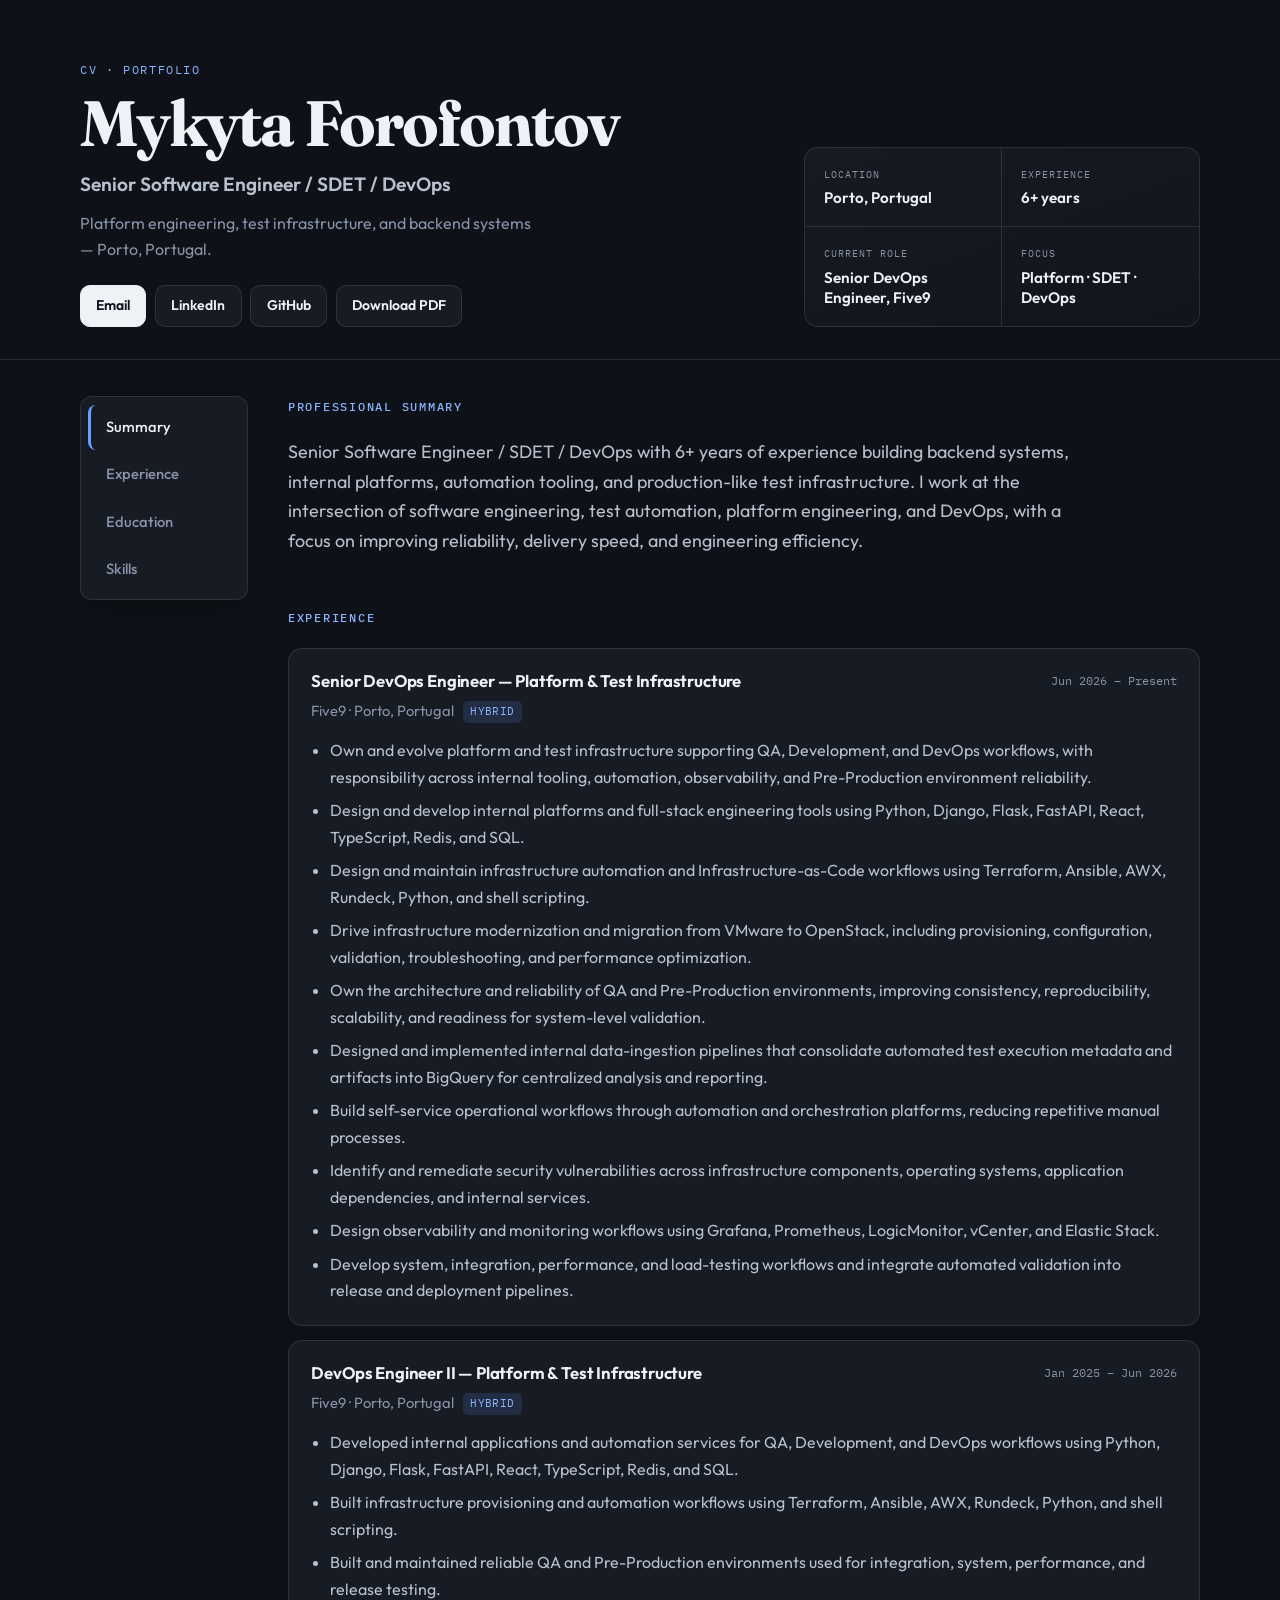
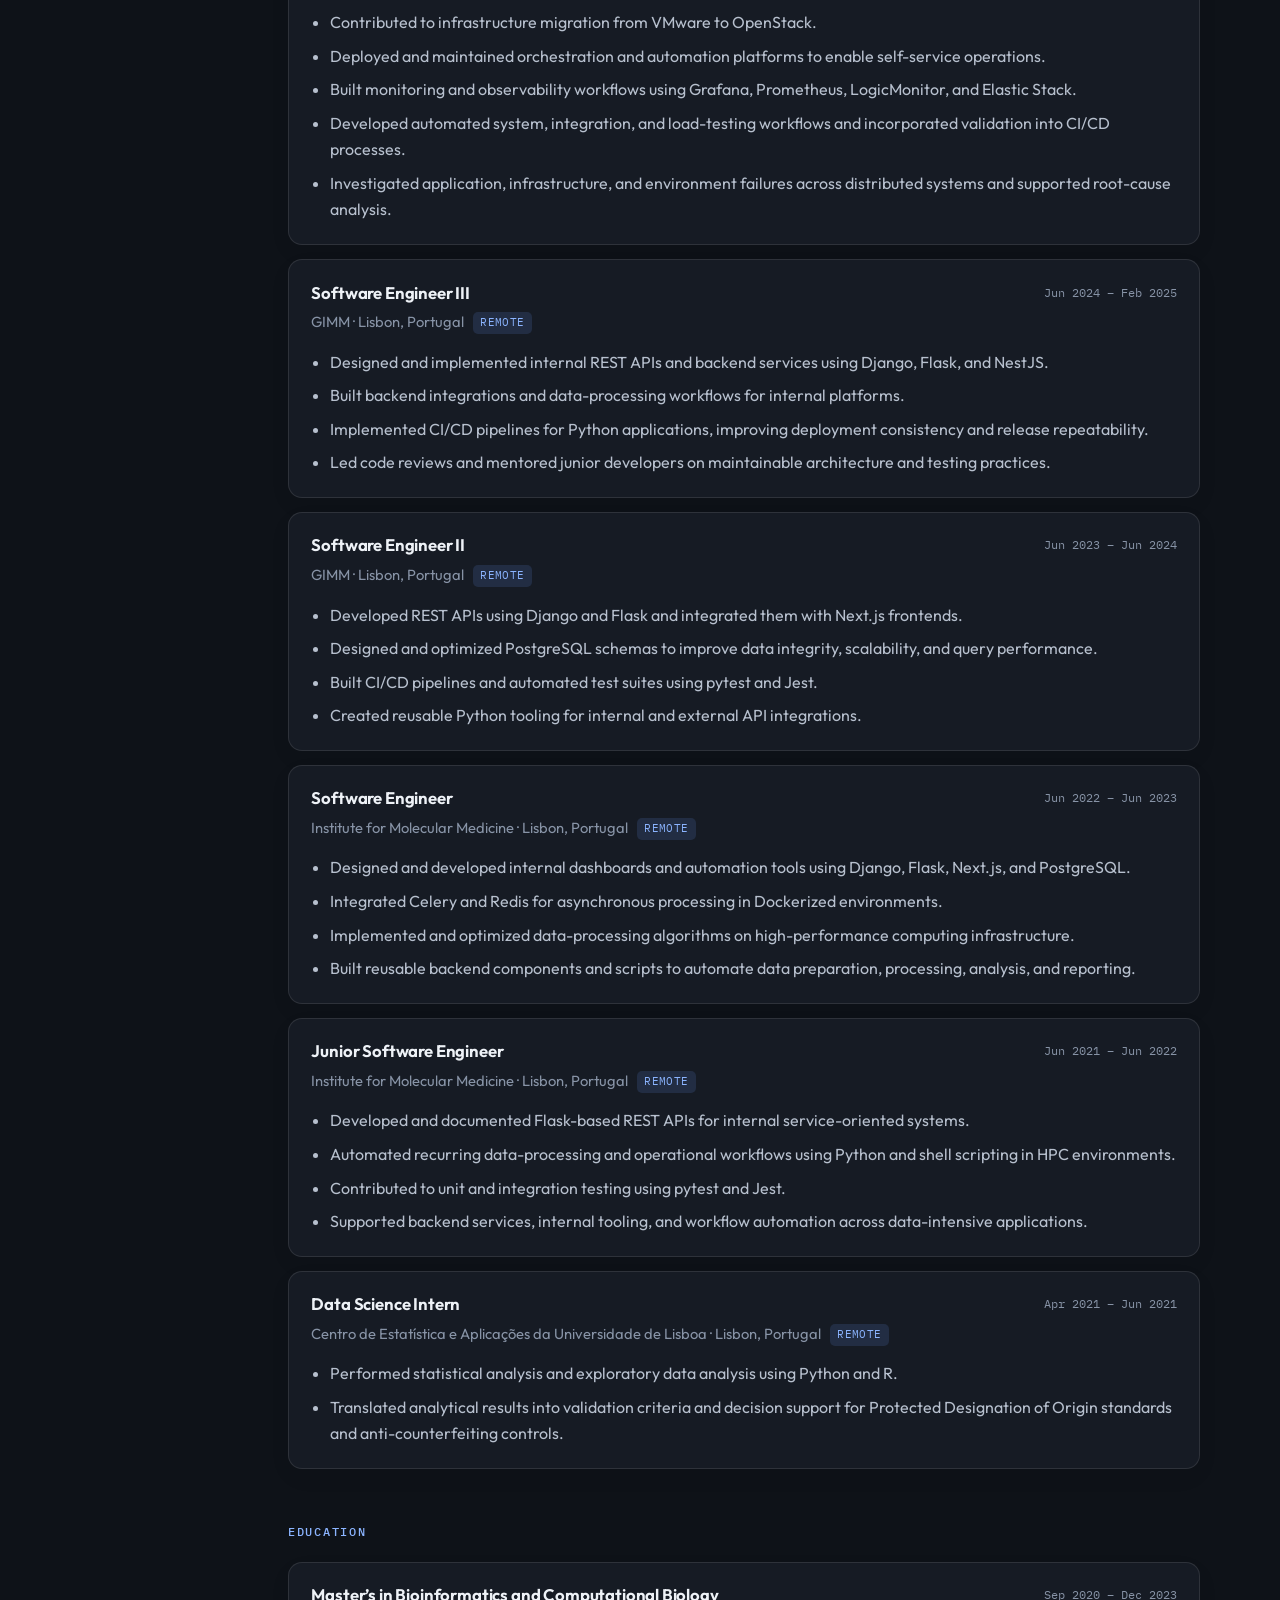
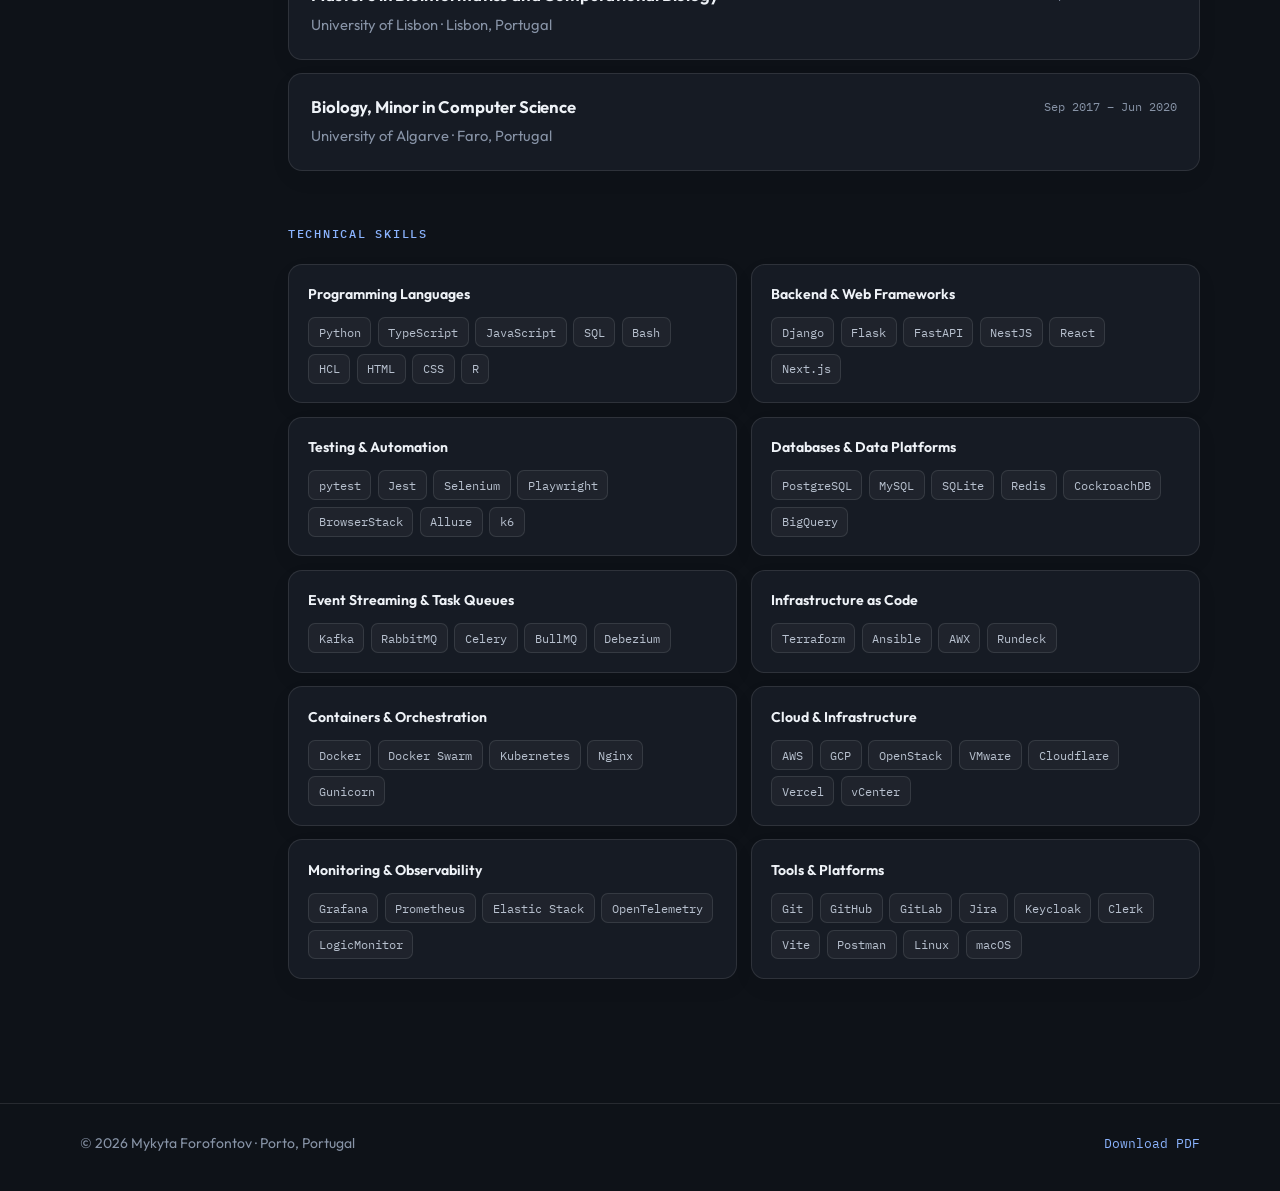
<file: index.html>
<!DOCTYPE html>
<html lang="en">
<head>
  <meta charset="UTF-8">
  <meta name="viewport" content="width=device-width, initial-scale=1.0">
  <meta name="color-scheme" content="dark">
  <meta name="theme-color" content="#0e1218">
  <meta name="description" content="Mykyta Forofontov — Senior Software Engineer, SDET, and DevOps engineer in Porto, Portugal. Platform engineering, test infrastructure, backend systems, Terraform, Ansible, Python, and CI/CD.">
  <meta name="author" content="Mykyta Forofontov">
  <meta name="robots" content="index, follow, max-image-preview:large, max-snippet:-1, max-video-preview:-1">
  <meta name="googlebot" content="index, follow">
  <meta name="keywords" content="Mykyta Forofontov, Senior Software Engineer, SDET, DevOps, Platform Engineering, Test Infrastructure, Five9, Porto, Python, Terraform, Ansible, Django, FastAPI">
  <link rel="canonical" href="https://mforofontov.github.io/">
  <link rel="alternate" type="application/json" href="https://mforofontov.github.io/cv.json" title="Machine-readable CV">
  <link rel="alternate" type="text/markdown" href="https://mforofontov.github.io/cv.md" title="Markdown CV">
  <link rel="alternate" type="application/pdf" href="https://mforofontov.github.io/CV_Mykyta_Forofontov.pdf" title="PDF CV">
  <link rel="icon" href="/favicon.svg" type="image/svg+xml">
  <link rel="manifest" href="/site.webmanifest">
  <link rel="me" href="https://github.com/MForofontov">
  <link rel="me" href="https://www.linkedin.com/in/mykyta-forofontov-7128a31bb">
  <link rel="me" href="mailto:mykyta.forofontov@hotmail.com">

  <meta property="og:type" content="profile">
  <meta property="og:site_name" content="Mykyta Forofontov">
  <meta property="og:locale" content="en_US">
  <meta property="og:title" content="Mykyta Forofontov — Senior Software Engineer / SDET / DevOps">
  <meta property="og:description" content="Platform &amp; test infrastructure engineer with 6+ years building backend systems, automation tooling, and production-like QA environments in Porto, Portugal.">
  <meta property="og:url" content="https://mforofontov.github.io/">
  <meta property="og:image" content="https://mforofontov.github.io/og.svg">
  <meta property="og:image:type" content="image/svg+xml">
  <meta property="og:image:width" content="1200">
  <meta property="og:image:height" content="630">
  <meta property="og:image:alt" content="Mykyta Forofontov — Senior Software Engineer / SDET / DevOps">
  <meta property="profile:first_name" content="Mykyta">
  <meta property="profile:last_name" content="Forofontov">
  <meta property="profile:username" content="MForofontov">

  <meta name="twitter:card" content="summary_large_image">
  <meta name="twitter:title" content="Mykyta Forofontov — Senior Software Engineer / SDET / DevOps">
  <meta name="twitter:description" content="Platform &amp; test infrastructure engineer with 6+ years building backend systems, automation tooling, and production-like QA environments.">
  <meta name="twitter:image" content="https://mforofontov.github.io/og.svg">
  <meta name="twitter:image:alt" content="Mykyta Forofontov CV">

  <title>Mykyta Forofontov — Senior Software Engineer / SDET / DevOps | Porto</title>
  <link rel="preconnect" href="https://fonts.googleapis.com">
  <link rel="preconnect" href="https://fonts.gstatic.com" crossorigin>
  <link href="https://fonts.googleapis.com/css2?family=Fraunces:opsz,wght@9..144,600;9..144,700&family=Outfit:wght@400;500;600;700&family=IBM+Plex+Mono:wght@400;500&display=swap" rel="stylesheet">
  <link rel="stylesheet" href="styles.css?v=11">

  <script type="application/ld+json">
  {
    "@context": "https://schema.org",
    "@graph": [
      {
        "@type": "WebSite",
        "@id": "https://mforofontov.github.io/#website",
        "url": "https://mforofontov.github.io/",
        "name": "Mykyta Forofontov",
        "description": "Personal CV and professional profile of Mykyta Forofontov.",
        "inLanguage": "en",
        "publisher": { "@id": "https://mforofontov.github.io/#person" }
      },
      {
        "@type": "ProfilePage",
        "@id": "https://mforofontov.github.io/#profilepage",
        "url": "https://mforofontov.github.io/",
        "name": "Mykyta Forofontov — CV",
        "isPartOf": { "@id": "https://mforofontov.github.io/#website" },
        "about": { "@id": "https://mforofontov.github.io/#person" },
        "mainEntity": { "@id": "https://mforofontov.github.io/#person" },
        "inLanguage": "en",
        "dateModified": "2026-08-27"
      },
      {
        "@type": "Person",
        "@id": "https://mforofontov.github.io/#person",
        "name": "Mykyta Forofontov",
        "givenName": "Mykyta",
        "familyName": "Forofontov",
        "url": "https://mforofontov.github.io/",
        "image": "https://mforofontov.github.io/og.svg",
        "email": "mailto:mykyta.forofontov@hotmail.com",
        "jobTitle": "Senior DevOps Engineer — Platform & Test Infrastructure",
        "description": "Senior Software Engineer / SDET / DevOps with 6+ years of experience building backend systems, internal platforms, automation tooling, and production-like test infrastructure.",
        "worksFor": {
          "@type": "Organization",
          "name": "Five9",
          "sameAs": "https://www.five9.com/"
        },
        "homeLocation": {
          "@type": "Place",
          "address": {
            "@type": "PostalAddress",
            "addressLocality": "Porto",
            "addressCountry": "PT"
          }
        },
        "sameAs": [
          "https://www.linkedin.com/in/mykyta-forofontov-7128a31bb",
          "https://github.com/MForofontov"
        ],
        "knowsAbout": [
          "Python", "DevOps", "Platform Engineering", "SDET", "Test Automation",
          "Terraform", "Ansible", "AWX", "Django", "Flask", "FastAPI", "React",
          "TypeScript", "Kubernetes", "Docker", "OpenStack", "Grafana", "Prometheus",
          "CI/CD", "BigQuery", "Observability", "Infrastructure as Code"
        ],
        "alumniOf": [
          {
            "@type": "CollegeOrUniversity",
            "name": "University of Lisbon",
            "description": "Master's in Bioinformatics and Computational Biology"
          },
          {
            "@type": "CollegeOrUniversity",
            "name": "University of Algarve",
            "description": "Biology, Minor in Computer Science"
          }
        ],
        "knowsLanguage": ["en", "pt", "uk", "ru"]
      }
    ]
  }
  </script>
</head>
<body>
  <a class="skip-link" href="#main">Skip to content</a>

  <header class="site-header">
    <div class="header-glow" aria-hidden="true"></div>
    <div class="container header-inner">
      <div class="brand">
        <p class="eyebrow">CV · Portfolio</p>
        <h1>Mykyta Forofontov</h1>
        <p class="tagline">Senior Software Engineer / SDET / DevOps</p>
        <p class="lede">Platform engineering, test infrastructure, and backend systems — Porto, Portugal.</p>
        <div class="header-actions">
          <a class="btn btn-primary" href="mailto:mykyta.forofontov@hotmail.com">Email</a>
          <a class="btn" href="https://www.linkedin.com/in/mykyta-forofontov-7128a31bb" target="_blank" rel="noopener noreferrer">LinkedIn</a>
          <a class="btn" href="https://github.com/MForofontov" target="_blank" rel="noopener noreferrer">GitHub</a>
          <a class="btn" href="CV_Mykyta_Forofontov.pdf" download>Download PDF</a>
        </div>
      </div>
      <dl class="hero-facts" aria-label="Quick facts">
        <div class="fact">
          <dt>Location</dt>
          <dd>Porto, Portugal</dd>
        </div>
        <div class="fact">
          <dt>Experience</dt>
          <dd>6+ years</dd>
        </div>
        <div class="fact">
          <dt>Current role</dt>
          <dd>Senior DevOps Engineer, Five9</dd>
        </div>
        <div class="fact">
          <dt>Focus</dt>
          <dd>Platform · SDET · DevOps</dd>
        </div>
      </dl>
    </div>
  </header>

  <div class="layout container">
    <aside class="sidebar" aria-label="Page sections">
      <nav class="side-nav" aria-label="On this page">
        <a href="#summary">Summary</a>
        <a href="#experience">Experience</a>
        <a href="#education">Education</a>
        <a href="#skills">Skills</a>
      </nav>
    </aside>

    <main id="main" class="content">
      <section id="summary" class="section" aria-labelledby="summary-heading">
        <h2 id="summary-heading">Professional Summary</h2>
        <p class="lead">
          Senior Software Engineer / SDET / DevOps with 6+ years of experience building backend systems,
          internal platforms, automation tooling, and production-like test infrastructure. I work at
          the intersection of software engineering, test automation, platform engineering, and DevOps,
          with a focus on improving reliability, delivery speed, and engineering efficiency.
        </p>
      </section>

      <section id="experience" class="section" aria-labelledby="experience-heading">
        <h2 id="experience-heading">Experience</h2>

        <article class="role">
          <header class="role-header">
            <div>
              <h3>Senior DevOps Engineer — Platform &amp; Test Infrastructure</h3>
              <p class="company">Five9 · Porto, Portugal <span class="work-mode">Hybrid</span></p>
            </div>
            <time datetime="2026-06">Jun 2026 – Present</time>
          </header>
          <ul>
            <li>Own and evolve platform and test infrastructure supporting QA, Development, and DevOps workflows, with responsibility across internal tooling, automation, observability, and Pre-Production environment reliability.</li>
            <li>Design and develop internal platforms and full-stack engineering tools using Python, Django, Flask, FastAPI, React, TypeScript, Redis, and SQL.</li>
            <li>Design and maintain infrastructure automation and Infrastructure-as-Code workflows using Terraform, Ansible, AWX, Rundeck, Python, and shell scripting.</li>
            <li>Drive infrastructure modernization and migration from VMware to OpenStack, including provisioning, configuration, validation, troubleshooting, and performance optimization.</li>
            <li>Own the architecture and reliability of QA and Pre-Production environments, improving consistency, reproducibility, scalability, and readiness for system-level validation.</li>
            <li>Designed and implemented internal data-ingestion pipelines that consolidate automated test execution metadata and artifacts into BigQuery for centralized analysis and reporting.</li>
            <li>Build self-service operational workflows through automation and orchestration platforms, reducing repetitive manual processes.</li>
            <li>Identify and remediate security vulnerabilities across infrastructure components, operating systems, application dependencies, and internal services.</li>
            <li>Design observability and monitoring workflows using Grafana, Prometheus, LogicMonitor, vCenter, and Elastic Stack.</li>
            <li>Develop system, integration, performance, and load-testing workflows and integrate automated validation into release and deployment pipelines.</li>
          </ul>
        </article>

        <article class="role">
          <header class="role-header">
            <div>
              <h3>DevOps Engineer II — Platform &amp; Test Infrastructure</h3>
              <p class="company">Five9 · Porto, Portugal <span class="work-mode">Hybrid</span></p>
            </div>
            <time datetime="2025-01">Jan 2025 – Jun 2026</time>
          </header>
          <ul>
            <li>Developed internal applications and automation services for QA, Development, and DevOps workflows using Python, Django, Flask, FastAPI, React, TypeScript, Redis, and SQL.</li>
            <li>Built infrastructure provisioning and automation workflows using Terraform, Ansible, AWX, Rundeck, Python, and shell scripting.</li>
            <li>Built and maintained reliable QA and Pre-Production environments used for integration, system, performance, and release testing.</li>
            <li>Contributed to infrastructure migration from VMware to OpenStack.</li>
            <li>Deployed and maintained orchestration and automation platforms to enable self-service operations.</li>
            <li>Built monitoring and observability workflows using Grafana, Prometheus, LogicMonitor, and Elastic Stack.</li>
            <li>Developed automated system, integration, and load-testing workflows and incorporated validation into CI/CD processes.</li>
            <li>Investigated application, infrastructure, and environment failures across distributed systems and supported root-cause analysis.</li>
          </ul>
        </article>

        <article class="role">
          <header class="role-header">
            <div>
              <h3>Software Engineer III</h3>
              <p class="company">GIMM · Lisbon, Portugal <span class="work-mode">Remote</span></p>
            </div>
            <time datetime="2024-06">Jun 2024 – Feb 2025</time>
          </header>
          <ul>
            <li>Designed and implemented internal REST APIs and backend services using Django, Flask, and NestJS.</li>
            <li>Built backend integrations and data-processing workflows for internal platforms.</li>
            <li>Implemented CI/CD pipelines for Python applications, improving deployment consistency and release repeatability.</li>
            <li>Led code reviews and mentored junior developers on maintainable architecture and testing practices.</li>
          </ul>
        </article>

        <article class="role">
          <header class="role-header">
            <div>
              <h3>Software Engineer II</h3>
              <p class="company">GIMM · Lisbon, Portugal <span class="work-mode">Remote</span></p>
            </div>
            <time datetime="2023-06">Jun 2023 – Jun 2024</time>
          </header>
          <ul>
            <li>Developed REST APIs using Django and Flask and integrated them with Next.js frontends.</li>
            <li>Designed and optimized PostgreSQL schemas to improve data integrity, scalability, and query performance.</li>
            <li>Built CI/CD pipelines and automated test suites using pytest and Jest.</li>
            <li>Created reusable Python tooling for internal and external API integrations.</li>
          </ul>
        </article>

        <article class="role">
          <header class="role-header">
            <div>
              <h3>Software Engineer</h3>
              <p class="company">Institute for Molecular Medicine · Lisbon, Portugal <span class="work-mode">Remote</span></p>
            </div>
            <time datetime="2022-06">Jun 2022 – Jun 2023</time>
          </header>
          <ul>
            <li>Designed and developed internal dashboards and automation tools using Django, Flask, Next.js, and PostgreSQL.</li>
            <li>Integrated Celery and Redis for asynchronous processing in Dockerized environments.</li>
            <li>Implemented and optimized data-processing algorithms on high-performance computing infrastructure.</li>
            <li>Built reusable backend components and scripts to automate data preparation, processing, analysis, and reporting.</li>
          </ul>
        </article>

        <article class="role">
          <header class="role-header">
            <div>
              <h3>Junior Software Engineer</h3>
              <p class="company">Institute for Molecular Medicine · Lisbon, Portugal <span class="work-mode">Remote</span></p>
            </div>
            <time datetime="2021-06">Jun 2021 – Jun 2022</time>
          </header>
          <ul>
            <li>Developed and documented Flask-based REST APIs for internal service-oriented systems.</li>
            <li>Automated recurring data-processing and operational workflows using Python and shell scripting in HPC environments.</li>
            <li>Contributed to unit and integration testing using pytest and Jest.</li>
            <li>Supported backend services, internal tooling, and workflow automation across data-intensive applications.</li>
          </ul>
        </article>

        <article class="role">
          <header class="role-header">
            <div>
              <h3>Data Science Intern</h3>
              <p class="company">Centro de Estatística e Aplicações da Universidade de Lisboa · Lisbon, Portugal <span class="work-mode">Remote</span></p>
            </div>
            <time datetime="2021-04">Apr 2021 – Jun 2021</time>
          </header>
          <ul>
            <li>Performed statistical analysis and exploratory data analysis using Python and R.</li>
            <li>Translated analytical results into validation criteria and decision support for Protected Designation of Origin standards and anti-counterfeiting controls.</li>
          </ul>
        </article>
      </section>

      <section id="education" class="section" aria-labelledby="education-heading">
        <h2 id="education-heading">Education</h2>

        <article class="edu-item">
          <header class="role-header">
            <div>
              <h3>Master’s in Bioinformatics and Computational Biology</h3>
              <p class="company">University of Lisbon · Lisbon, Portugal</p>
            </div>
            <time datetime="2020-09">Sep 2020 – Dec 2023</time>
          </header>
        </article>

        <article class="edu-item">
          <header class="role-header">
            <div>
              <h3>Biology, Minor in Computer Science</h3>
              <p class="company">University of Algarve · Faro, Portugal</p>
            </div>
            <time datetime="2017-09">Sep 2017 – Jun 2020</time>
          </header>
        </article>
      </section>

      <section id="skills" class="section" aria-labelledby="skills-heading">
        <h2 id="skills-heading">Technical Skills</h2>

        <div class="skills-grid">
          <div class="skill-group">
            <h3>Programming Languages</h3>
            <ul class="tags">
              <li>Python</li><li>TypeScript</li><li>JavaScript</li><li>SQL</li><li>Bash</li><li>HCL</li><li>HTML</li><li>CSS</li><li>R</li>
            </ul>
          </div>
          <div class="skill-group">
            <h3>Backend &amp; Web Frameworks</h3>
            <ul class="tags">
              <li>Django</li><li>Flask</li><li>FastAPI</li><li>NestJS</li><li>React</li><li>Next.js</li>
            </ul>
          </div>
          <div class="skill-group">
            <h3>Testing &amp; Automation</h3>
            <ul class="tags">
              <li>pytest</li><li>Jest</li><li>Selenium</li><li>Playwright</li><li>BrowserStack</li><li>Allure</li><li>k6</li>
            </ul>
          </div>
          <div class="skill-group">
            <h3>Databases &amp; Data Platforms</h3>
            <ul class="tags">
              <li>PostgreSQL</li><li>MySQL</li><li>SQLite</li><li>Redis</li><li>CockroachDB</li><li>BigQuery</li>
            </ul>
          </div>
          <div class="skill-group">
            <h3>Event Streaming &amp; Task Queues</h3>
            <ul class="tags">
              <li>Kafka</li><li>RabbitMQ</li><li>Celery</li><li>BullMQ</li><li>Debezium</li>
            </ul>
          </div>
          <div class="skill-group">
            <h3>Infrastructure as Code</h3>
            <ul class="tags">
              <li>Terraform</li><li>Ansible</li><li>AWX</li><li>Rundeck</li>
            </ul>
          </div>
          <div class="skill-group">
            <h3>Containers &amp; Orchestration</h3>
            <ul class="tags">
              <li>Docker</li><li>Docker Swarm</li><li>Kubernetes</li><li>Nginx</li><li>Gunicorn</li>
            </ul>
          </div>
          <div class="skill-group">
            <h3>Cloud &amp; Infrastructure</h3>
            <ul class="tags">
              <li>AWS</li><li>GCP</li><li>OpenStack</li><li>VMware</li><li>Cloudflare</li><li>Vercel</li><li>vCenter</li>
            </ul>
          </div>
          <div class="skill-group">
            <h3>Monitoring &amp; Observability</h3>
            <ul class="tags">
              <li>Grafana</li><li>Prometheus</li><li>Elastic Stack</li><li>OpenTelemetry</li><li>LogicMonitor</li>
            </ul>
          </div>
          <div class="skill-group">
            <h3>Tools &amp; Platforms</h3>
            <ul class="tags">
              <li>Git</li><li>GitHub</li><li>GitLab</li><li>Jira</li><li>Keycloak</li><li>Clerk</li><li>Vite</li><li>Postman</li><li>Linux</li><li>macOS</li>
            </ul>
          </div>
        </div>
      </section>

    </main>
  </div>

  <footer class="site-footer">
    <div class="container footer-inner">
      <p>&copy; <span id="year"></span> Mykyta Forofontov · Porto, Portugal</p>
      <p class="footer-note">
        <a href="CV_Mykyta_Forofontov.pdf">Download PDF</a>
      </p>
    </div>
  </footer>

  <script src="script.js?v=11" defer></script>
</body>
</html>
</file>
<file: styles.css>
:root {
  --bg: #0e1218;
  --bg-deep: #090c11;
  --surface: rgba(255, 255, 255, 0.04);
  --surface-solid: #161b24;
  --ink: #eef2f7;
  --ink-soft: #b7c0ce;
  --muted: #8793a6;
  --line: rgba(255, 255, 255, 0.1);
  --accent: #6b9fff;
  --accent-strong: #8bb4ff;
  --accent-soft: rgba(107, 159, 255, 0.14);
  --shadow: 0 18px 50px rgba(0, 0, 0, 0.35);
  --radius: 14px;
  --font-display: "Fraunces", Georgia, serif;
  --font-sans: "Outfit", system-ui, sans-serif;
  --font-mono: "IBM Plex Mono", ui-monospace, monospace;
  --max-width: 1120px;
  --sidebar-width: 180px;
  --ease: cubic-bezier(0.22, 1, 0.36, 1);
}

*,
*::before,
*::after {
  box-sizing: border-box;
}

html {
  scroll-behavior: smooth;
}

@media (prefers-reduced-motion: reduce) {
  html {
    scroll-behavior: auto;
  }

  *,
  *::before,
  *::after {
    animation-duration: 0.01ms !important;
    animation-iteration-count: 1 !important;
    transition-duration: 0.01ms !important;
  }
}

body {
  margin: 0;
  min-height: 100vh;
  font-family: var(--font-sans);
  font-size: 16px;
  line-height: 1.65;
  color: var(--ink);
  background: var(--bg);
  -webkit-font-smoothing: antialiased;
}

a {
  color: var(--accent-strong);
  text-decoration-thickness: 1px;
  text-underline-offset: 0.18em;
  transition: color 0.18s var(--ease);
}

a:hover {
  color: #fff;
}

a:focus-visible,
.btn:focus-visible,
.side-nav a:focus-visible {
  outline: 2px solid var(--accent);
  outline-offset: 3px;
}

.container {
  width: min(100% - 2rem, var(--max-width));
  margin-inline: auto;
}

.skip-link {
  position: absolute;
  left: -9999px;
  top: 1rem;
  z-index: 100;
  padding: 0.55rem 0.9rem;
  background: var(--accent);
  color: #0e1218;
  border-radius: 8px;
  font-weight: 600;
}

.skip-link:focus {
  left: 1rem;
}

/* Header */
.site-header {
  position: relative;
  overflow: hidden;
  padding: 3.75rem 0 2rem;
  border-bottom: 1px solid var(--line);
}

.header-glow {
  display: none;
}

@keyframes drift {
  from { transform: translate3d(0, 0, 0); }
  to { transform: translate3d(-40px, -18px, 0); }
}

.header-inner {
  position: relative;
  display: grid;
  grid-template-columns: 1.4fr 0.8fr;
  gap: 2rem;
  align-items: end;
}

.eyebrow {
  margin: 0 0 0.7rem;
  font-family: var(--font-mono);
  font-size: 0.72rem;
  letter-spacing: 0.14em;
  text-transform: uppercase;
  color: var(--accent-strong);
}

.site-header h1 {
  margin: 0;
  font-family: var(--font-display);
  font-size: clamp(2.5rem, 6vw, 4rem);
  font-weight: 700;
  letter-spacing: -0.03em;
  line-height: 1.02;
  color: var(--ink);
  animation: rise 0.7s var(--ease) both;
}

.tagline {
  margin: 0.85rem 0 0;
  font-size: 1.2rem;
  font-weight: 600;
  color: var(--ink-soft);
  animation: rise 0.7s var(--ease) 0.08s both;
}

.lede {
  margin: 0.55rem 0 0;
  max-width: 42ch;
  color: var(--muted);
  animation: rise 0.7s var(--ease) 0.14s both;
}

@keyframes rise {
  from {
    opacity: 0;
    transform: translateY(12px);
  }
  to {
    opacity: 1;
    transform: translateY(0);
  }
}

.header-actions {
  display: flex;
  flex-wrap: wrap;
  gap: 0.55rem;
  margin-top: 1.4rem;
  animation: rise 0.7s var(--ease) 0.2s both;
}

.btn {
  display: inline-flex;
  align-items: center;
  justify-content: center;
  padding: 0.55rem 0.95rem;
  border: 1px solid var(--line);
  border-radius: 10px;
  background: var(--surface-solid);
  color: var(--ink);
  font-size: 0.875rem;
  font-weight: 600;
  text-decoration: none;
  transition: border-color 0.18s var(--ease), transform 0.18s var(--ease), background 0.18s var(--ease);
}

.btn:hover {
  border-color: rgba(107, 159, 255, 0.5);
  color: var(--accent-strong);
  transform: translateY(-1px);
}

.btn-primary {
  background: #eef2f7;
  border-color: #eef2f7;
  color: #0e1218;
}

.btn-primary:hover {
  background: var(--accent-strong);
  border-color: var(--accent-strong);
  color: #0e1218;
}

.hero-facts {
  margin: 0;
  padding: 0;
  display: grid;
  grid-template-columns: 1fr 1fr;
  gap: 0;
  background: linear-gradient(160deg, rgba(255, 255, 255, 0.04), rgba(255, 255, 255, 0.02));
  border: 1px solid var(--line);
  border-radius: var(--radius);
  overflow: hidden;
  animation: rise 0.7s var(--ease) 0.18s both;
}

.hero-facts .fact {
  display: grid;
  gap: 0.35rem;
  padding: 1.1rem 1.15rem;
  border-right: 1px solid var(--line);
  border-bottom: 1px solid var(--line);
}

.hero-facts .fact:nth-child(2n) {
  border-right: none;
}

.hero-facts .fact:nth-child(n + 3) {
  border-bottom: none;
}

.hero-facts dt {
  margin: 0;
  font-family: var(--font-mono);
  font-size: 0.65rem;
  letter-spacing: 0.1em;
  text-transform: uppercase;
  color: var(--muted);
}

.hero-facts dd {
  margin: 0;
  font-size: 0.95rem;
  font-weight: 600;
  color: var(--ink);
  line-height: 1.35;
}

/* Layout + vertical section nav */
.layout {
  display: grid;
  grid-template-columns: 168px minmax(0, 1fr);
  gap: 2.5rem;
  padding: 2.25rem 0 4.5rem;
  align-items: start;
}

.sidebar {
  position: sticky;
  top: 1.25rem;
}

.side-nav {
  display: flex;
  flex-direction: column;
  gap: 0.15rem;
  padding: 0.45rem;
  background: var(--surface-solid);
  border: 1px solid var(--line);
  border-radius: 12px;
  box-shadow: 0 10px 28px rgba(0, 0, 0, 0.22);
}

.side-nav a {
  display: block;
  padding: 0.65rem 0.8rem 0.65rem 0.9rem;
  border-radius: 8px;
  border-left: 3px solid transparent;
  color: var(--muted);
  font-size: 0.92rem;
  font-weight: 500;
  text-decoration: none;
  transition: color 0.18s var(--ease), border-color 0.18s var(--ease), background 0.18s var(--ease);
}

.side-nav a:hover {
  color: var(--ink);
  background: rgba(255, 255, 255, 0.03);
}

.side-nav a.is-active {
  color: var(--ink);
  background: transparent;
  border-left-color: var(--accent);
}

.content {
  padding: 0;
  max-width: none;
}

/* Sections */
.section {
  margin-bottom: 3.25rem;
}

.section h2 {
  margin: 0 0 1.25rem;
  font-family: var(--font-mono);
  font-size: 0.78rem;
  font-weight: 500;
  letter-spacing: 0.14em;
  text-transform: uppercase;
  color: var(--accent-strong);
}

.lead {
  margin: 0;
  font-size: 1.12rem;
  color: var(--ink-soft);
  max-width: 68ch;
}

/* Roles */
.role,
.edu-item,
.skill-group {
  background: var(--surface-solid);
  border: 1px solid var(--line);
  border-radius: var(--radius);
  box-shadow: 0 8px 24px rgba(18, 24, 38, 0.04);
}

.role,
.edu-item {
  padding: 1.35rem 1.4rem;
  margin-bottom: 0.85rem;
  transition: border-color 0.2s var(--ease), transform 0.2s var(--ease), box-shadow 0.2s var(--ease);
}

.role:hover {
  border-color: rgba(107, 159, 255, 0.4);
  transform: translateY(-2px);
  box-shadow: var(--shadow);
}

.role-header {
  display: flex;
  flex-wrap: wrap;
  justify-content: space-between;
  align-items: flex-start;
  gap: 0.75rem 1.5rem;
  margin-bottom: 0.9rem;
}

.role h3,
.edu-item h3 {
  margin: 0;
  font-size: 1.05rem;
  font-weight: 650;
  line-height: 1.35;
  letter-spacing: -0.01em;
}

.company {
  margin: 0.35rem 0 0;
  font-size: 0.92rem;
  color: var(--muted);
}

.work-mode {
  display: inline-block;
  margin-left: 0.35rem;
  padding: 0.12rem 0.45rem;
  font-family: var(--font-mono);
  font-size: 0.68rem;
  text-transform: uppercase;
  letter-spacing: 0.04em;
  color: var(--accent-strong);
  background: var(--accent-soft);
  border-radius: 5px;
  vertical-align: middle;
}

.role time,
.edu-item time {
  flex-shrink: 0;
  font-family: var(--font-mono);
  font-size: 0.78rem;
  color: var(--muted);
  white-space: nowrap;
}

.role ul {
  margin: 0;
  padding-left: 1.15rem;
  color: var(--ink-soft);
}

.role li {
  margin-bottom: 0.45rem;
}

.role li:last-child {
  margin-bottom: 0;
}

.edu-item .role-header {
  margin-bottom: 0;
}

/* Skills */
.skills-grid {
  display: grid;
  grid-template-columns: repeat(2, minmax(0, 1fr));
  gap: 0.85rem;
}

.skill-group {
  padding: 1.15rem 1.2rem;
}

.skill-group h3 {
  margin: 0 0 0.7rem;
  font-size: 0.88rem;
  font-weight: 650;
  color: var(--ink);
}

.tags {
  display: flex;
  flex-wrap: wrap;
  gap: 0.4rem;
  margin: 0;
  padding: 0;
  list-style: none;
}

.tags li {
  padding: 0.28rem 0.6rem;
  font-family: var(--font-mono);
  font-size: 0.72rem;
  color: var(--ink-soft);
  background: rgba(255, 255, 255, 0.04);
  border: 1px solid var(--line);
  border-radius: 7px;
}

/* Footer */
.site-footer {
  border-top: 1px solid var(--line);
  padding: 1.75rem 0 2.25rem;
  background: transparent;
}

.footer-inner {
  display: flex;
  flex-wrap: wrap;
  justify-content: space-between;
  gap: 0.5rem;
  font-size: 0.875rem;
  color: var(--muted);
}

.footer-inner p {
  margin: 0;
}

.footer-note a {
  font-family: var(--font-mono);
  font-size: 0.8rem;
  text-decoration: none;
}

/* Responsive */
@media (max-width: 900px) {
  .header-inner {
    grid-template-columns: 1fr;
  }

  .layout {
    grid-template-columns: 1fr;
    gap: 1.25rem;
  }

  .sidebar {
    position: sticky;
    top: 0;
    z-index: 20;
  }

  .side-nav {
    flex-direction: row;
    flex-wrap: nowrap;
    overflow-x: auto;
    gap: 0.15rem;
    -webkit-overflow-scrolling: touch;
  }

  .side-nav a {
    white-space: nowrap;
    border-left: none;
    border-bottom: 3px solid transparent;
    border-radius: 8px;
  }

  .side-nav a.is-active {
    border-left-color: transparent;
    border-bottom-color: var(--accent);
  }

  .hero-facts {
    grid-template-columns: 1fr 1fr;
  }

  .skills-grid {
    grid-template-columns: 1fr;
  }
}

@media (max-width: 540px) {
  .site-header {
    padding: 2.4rem 0 1.8rem;
  }

  .hero-facts {
    grid-template-columns: 1fr;
  }

  .hero-facts .fact {
    border-right: none;
    border-bottom: 1px solid var(--line);
  }

  .hero-facts .fact:last-child {
    border-bottom: none;
  }

  .role-header {
    flex-direction: column;
  }

  .role time,
  .edu-item time {
    white-space: normal;
  }
}

/* Print */
@media print {
  body {
    background: #fff;
    color: #111;
    font-size: 11pt;
  }

  .site-header,
  .site-footer {
    background: none !important;
  }

  .header-glow,
  .header-actions,
  .sidebar,
  .site-footer,
  .skip-link,
  .hero-facts {
    display: none !important;
  }

  .content {
    max-width: none;
    padding: 0;
  }

  .layout {
    display: block;
    padding: 0;
  }

  .role,
  .edu-item,
  .skill-group {
    break-inside: avoid;
    box-shadow: none;
    border-color: #ddd;
  }

  a {
    color: inherit;
    text-decoration: none;
  }
}
</file>
